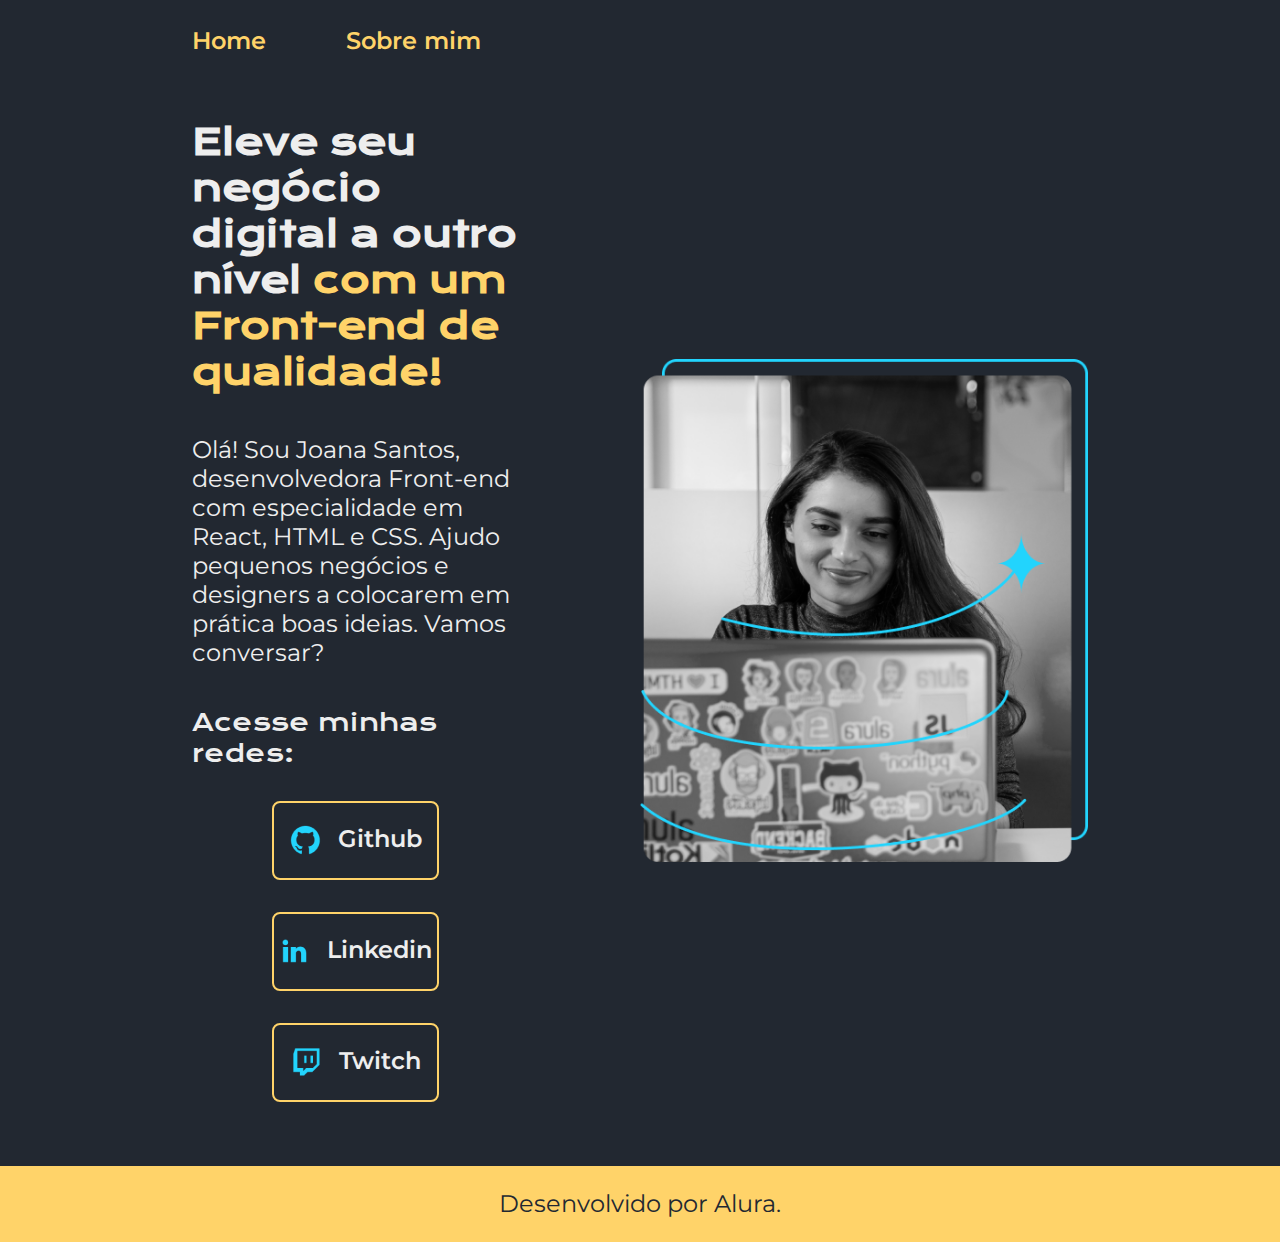
<file: index.html>
<!DOCTYPE html>
<html lang="pt-br">
<head>
    <meta charset="UTF-8">
    <meta name="viewport" content="width=device-width, initial-scale=1.0">
    <title>Document</title>
    <link rel="stylesheet" href="./syteles/style.css">
</head>
<body>
    <header class="cabecalho">
        <nav class="cabecalho__menu">
            <a class="cabecalho__menu__link" href="index.html">Home</a>
            <a class="cabecalho__menu__link" href="abaout.html">Sobre mim</a>
        </nav>
    </header>
    <main class="apresentacao">
            <section class="apresentacao__conteudo">
            <h1 class="apresentacao__conteudo__titulo">Eleve seu negócio digital a outro nível <strong class="titulo-destaque">com um Front-end de qualidade!</strong></h1>
            <p class="apresentacao__conteudo__texto">Olá! Sou Joana Santos, desenvolvedora Front-end com especialidade em React, HTML e CSS. Ajudo pequenos negócios e designers a colocarem em prática boas ideias. Vamos conversar?</p>
            <div class="apresentacao__links">
                <h2 class="apresentacao__subtitulo">Acesse minhas redes:</h2>
                <a class="apresentacao__links__navegacao" href="https://www.github.com/rafaballerini">
                     <img src=./assets/github.png alt="logo github"> Github
                </a>
                <a class="apresentacao__links__navegacao" href="https://www.linkedin.com/in/rafaellaballerini">
                    <img src=./assets/linkedin.png alt="logo linkedin"> Linkedin
                </a>
                <a class="apresentacao__links__navegacao" href="https://www.twitch.tv/guilimadev">
                    <img src=./assets/twitch.png alt="logo twitch"> Twitch
                </a>
            </div>
            </section> 
    <img class="apresentacao__conteudo__imagem" src="Imagem.png" alt="Joana Santos programando">

    </main>
    <footer>
        <p class="rodape">Desenvolvido por Alura.</p>
    </footer>
</body>
</html>
</file>
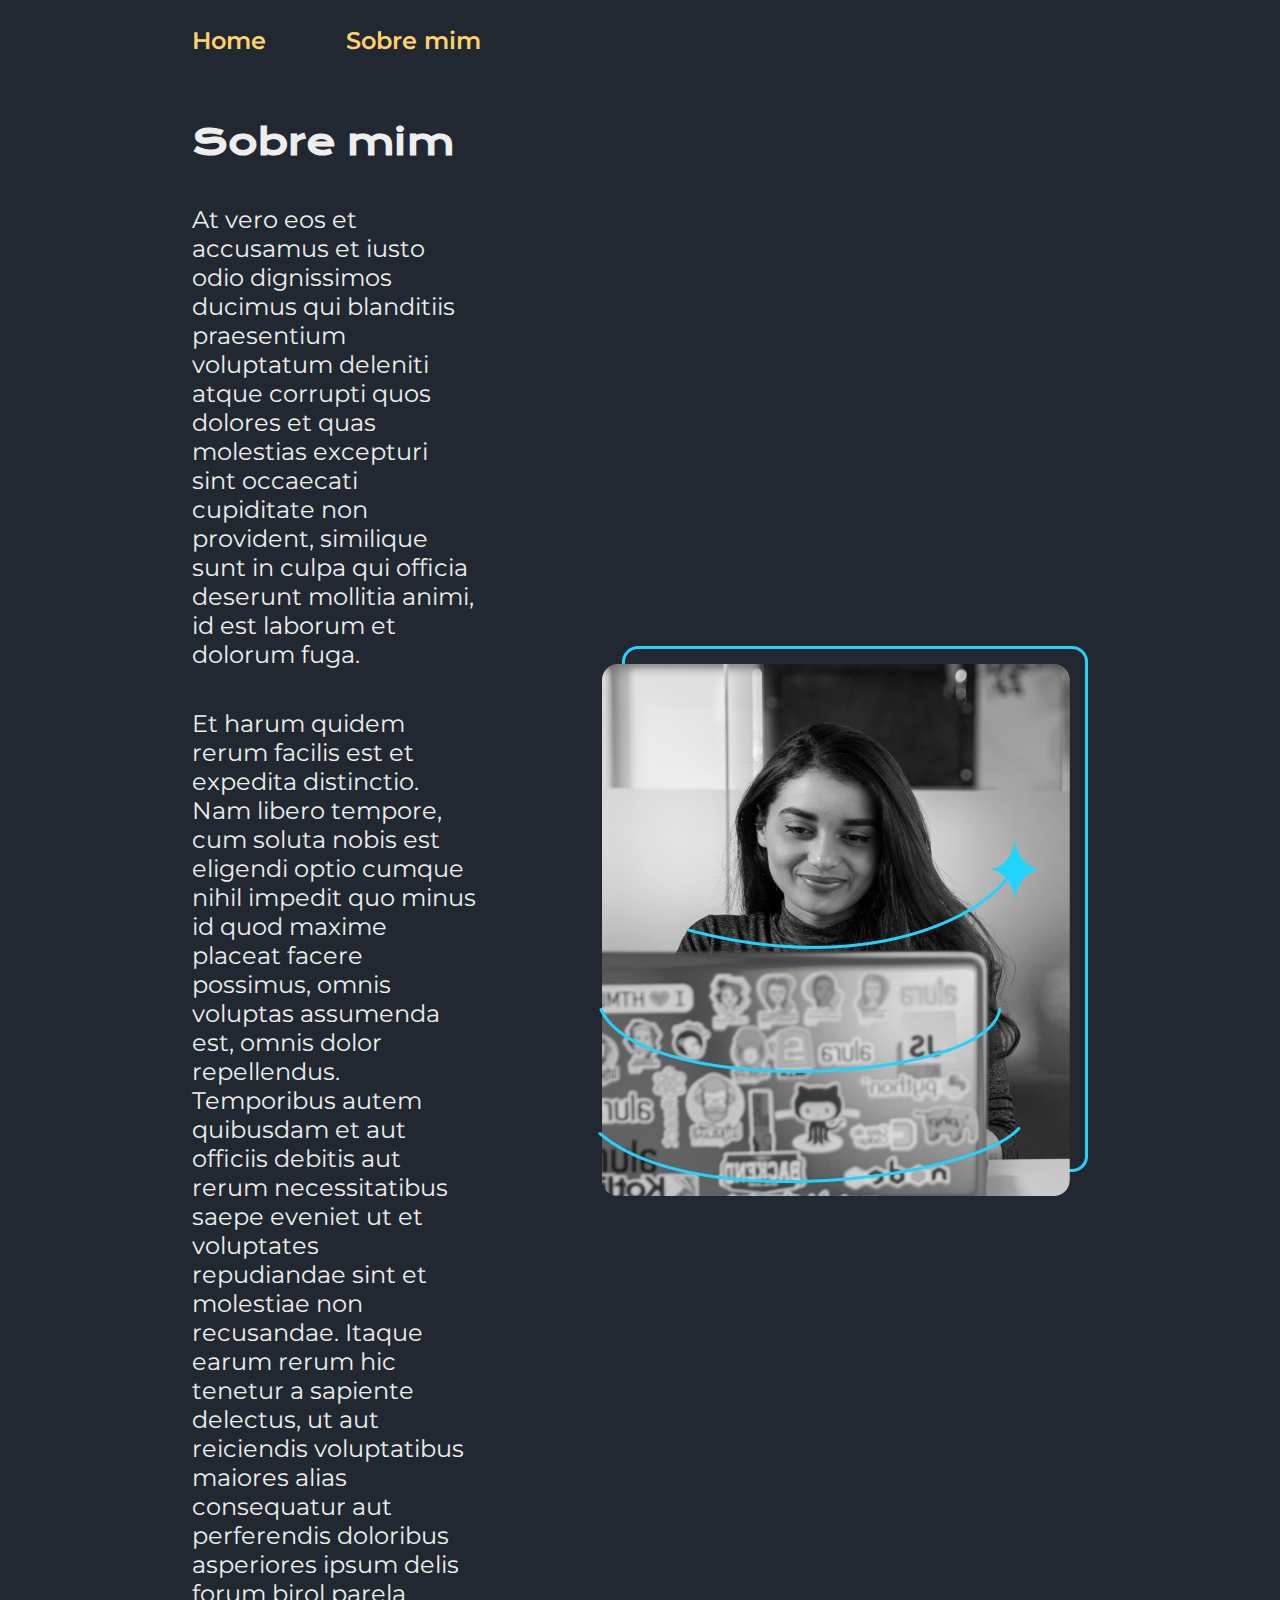
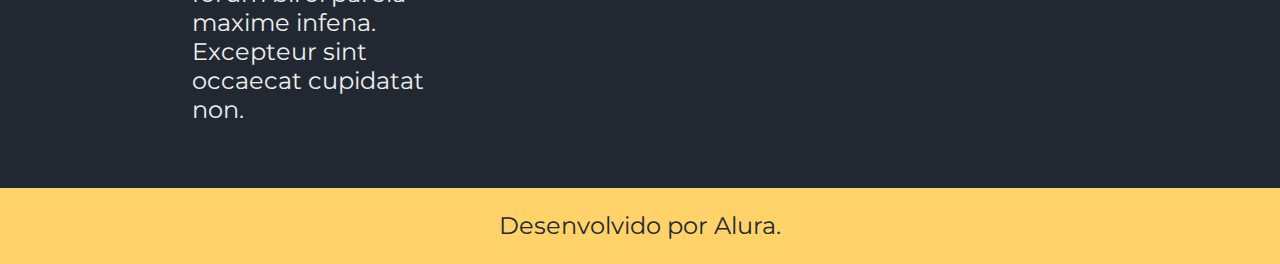
<file: abaout.html>
<!DOCTYPE html>
<html lang="pt-br">
<head>
    <meta charset="UTF-8">
    <meta name="viewport" content="width=device-width, initial-scale=1.0">
    <title>Sobre mim</title>
    <link rel="stylesheet" href="./syteles/style.css">
</head>

<body>

    <header class="cabecalho">
        <nav class="cabecalho__menu">
            <a class="cabecalho__menu__link" href="index.html">Home</a>
            <a class="cabecalho__menu__link" href="abaout.html">Sobre mim</a>
        </nav>    
    </header>

    <main class="apresentacao">
        <section class="apresentacao__conteudo">
            <h1 class="apresentacao__conteudo__titulo">Sobre mim</h1>
            <p class="apresentacao__conteudo__texto">At vero eos et accusamus et iusto odio dignissimos ducimus qui blanditiis praesentium voluptatum deleniti atque corrupti quos dolores et quas molestias excepturi sint occaecati cupiditate non provident, similique sunt in culpa qui officia deserunt mollitia animi, id est laborum et dolorum fuga.</p>
            <p class="apresentacao__conteudo__texto">Et harum quidem rerum facilis est et expedita distinctio. Nam libero tempore, cum soluta nobis est eligendi optio cumque nihil impedit quo minus id quod maxime placeat facere possimus, omnis voluptas assumenda est, omnis dolor repellendus. Temporibus autem quibusdam et aut officiis debitis aut rerum necessitatibus saepe eveniet ut et voluptates repudiandae sint et molestiae non recusandae. Itaque earum rerum hic tenetur a sapiente delectus, ut aut reiciendis voluptatibus maiores alias consequatur aut perferendis doloribus asperiores ipsum delis forum birol parela maxime infena. Excepteur sint occaecat cupidatat non.</p>
        </section>
        <img src="./assets/Imagem.png" alt="Joana Santos programando">     
    </main>
    
    <footer>
        <p class="rodape">Desenvolvido por Alura.</p>
    </footer>
</body>
</html>
</file>
<file: syteles/style.css>
@import url('https://fonts.googleapis.com/css2?family=Krona+One&family=Montserrat:wght@400;600&display=swap');

:root{
    --cor-primaria: #222831;
    --cor-secundaria: #EEEEEE;
    --cor-terciaria: #FFD369;
    --cor-hover: #393E46;

    --fonte-primaria:'Krona One', sans-serif;
    --fonte-secundaria:'Montserrat', sans-serif;
}

* {
    margin: 0%;
    padding: 0%;
}   
.cabecalho{
    padding: 2% 0 0 15%;
}

.cabecalho__menu{
    display: flex;
    gap: 80px;
}

.cabecalho__menu__link {
    font-family: var(--fonte-secundaria);
    font-weight: 600;
    font-size: 1.5rem;
    color: var(--cor-terciaria);
    text-decoration: none;
}
body {
    box-sizing: border-box;
    background-color: var(--cor-primaria);
    color: var(--cor-secundaria);
}

.apresentacao {
    padding: 5% 15%;
    display: flex;
    gap: 82px;
    align-items: center;
    justify-content:space-between;
}

.apresentacao__conteudo__titulo{
     font-size: 2.25rem;
     font-family:var(--fonte-primaria);

}

.titulo-destaque {
    color: var(--cor-terciaria);
}   

.apresentacao__conteudo{
    width: 50%;
    display: flex;
    flex-direction: column;
    gap: 40PX;
    padding-right: 40px;

}

.apresentacao__conteudo__texto{
    font-family: var(--fonte-secundaria);
    font-size: 1.5rem;
}

.apresentacao__links{
    display: flex;
    flex-direction: column;
    justify-content: space-between;
    align-items: center;
    gap: 32px;
}

.apresentacao__subtitulo {
    font-family: var(--fonte-primaria);
    font-size: 1.5rem;
    font-weight: 400;
}

.apresentacao__links__navegacao{
    display: flex;
    justify-content: center;
    gap: 16px;
    width: 50%;
    text-align: center;
    border-radius: 8PX;
    font-size: 1.5rem;
    padding: 21.5px 0;
    text-decoration: none;
    color: var(--cor-secundaria);
    border: 2px solid var(--cor-terciaria);
    font-family: var(--fonte-secundaria);
    font-weight: 600;
}

.apresentacao__links__navegacao:hover{
    background-color: var(--cor-hover);
    padding: 3%;
}

.apresentacao__conteudo__imagem {
    width: 50%;
}

.rodape {
    color: var(--cor-primaria);   
    background-color: var(--cor-terciaria);
    text-align: center;
    padding: 23.64px;
    font-family: var(--fonte-secundaria);
    font-size: 1.5rem;  
    font-weight: 400;
}
@media(max-width: 1200px) {
    .cabecalho{
        padding: 10%
    }
    .cabecalho__menu{
        justify-content: center;
    }
    .apresentacao {
        flex-direction: column-reverse;
        padding: 5%;
    }
    .apresentacao__conteudo{
        width: auto;
    }

    
}
</file>
